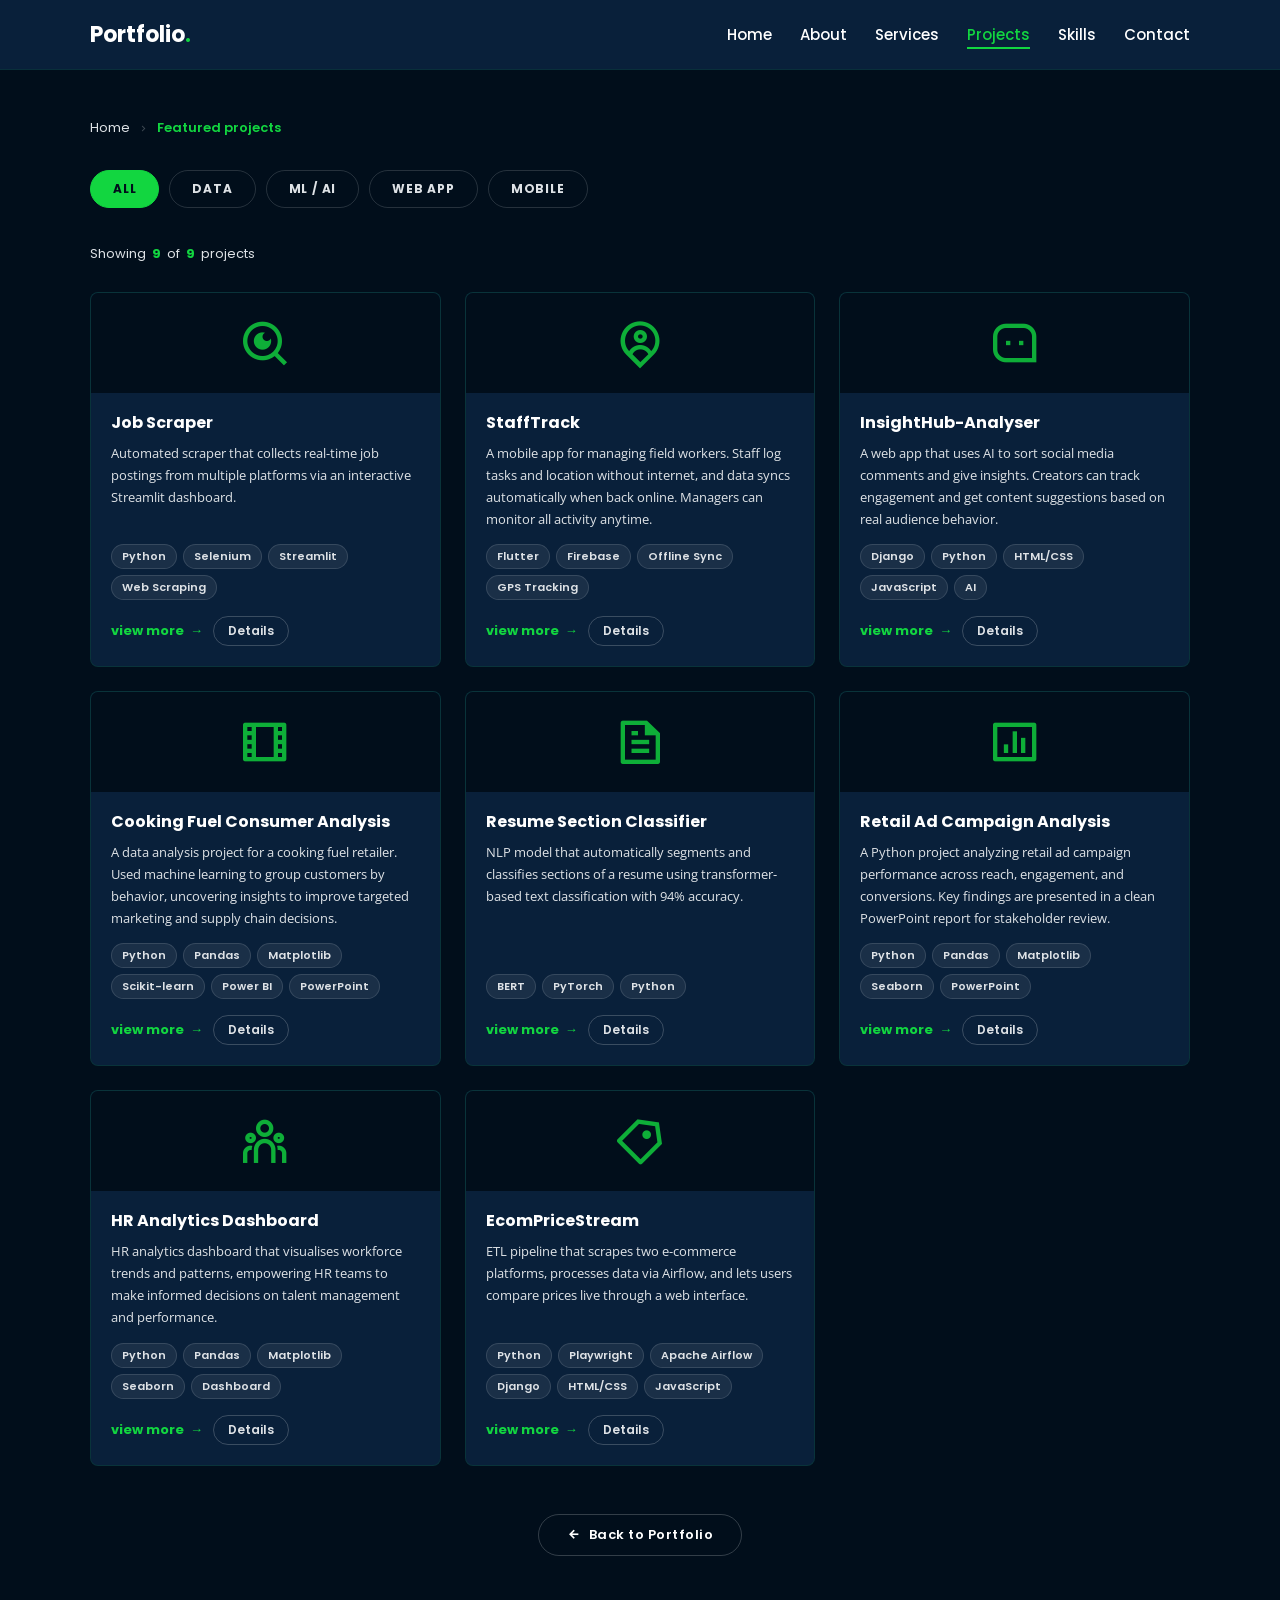
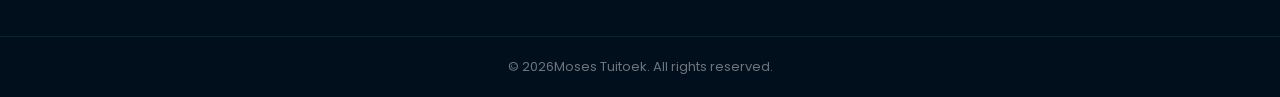
<file: projects/project.html>
<!doctype html>
<html lang="en">
  <head>
    <link rel="icon" type="image/png" href="../favicon.png" />
    <meta charset="utf-8" />
    <meta name="viewport" content="width=device-width, initial-scale=1.0" />
    <title>Projects | Moses Tuitoek</title>

    <link
      href="https://fonts.googleapis.com/css2?family=Open+Sans:ital,wght@0,300;0,400;0,600;0,700;1,400&family=Raleway:wght@300;400;500;600;700&family=Poppins:wght@300;400;500;600;700&display=swap"
      rel="stylesheet"
    />
    <link href="../assets/vendor/remixicon/remixicon.css" rel="stylesheet" />
    <link
      href="../assets/vendor/boxicons/css/boxicons.min.css"
      rel="stylesheet"
    />
    <link
      href="https://unpkg.com/boxicons@2.1.4/css/boxicons.min.css"
      rel="stylesheet"
    />
    <link href="../assets/vendor/icofont/icofont.min.css" rel="stylesheet" />
    <link href="../assets/css/style.css" rel="stylesheet" />
    <link href="project.css" rel="stylesheet" />
  </head>

  <body>
    <!-- ===== MOBILE NAV ===== -->
    <button
      class="mobile-nav-toggle"
      id="mobileNavToggle"
      aria-label="Toggle navigation"
    >
      <i class="icofont-navigation-menu" id="mobileNavIcon"></i>
    </button>

    <nav class="mobile-nav" id="mobileNav">
      <ul>
        <li><a href="../index.html#home">Home</a></li>
        <li><a href="../index.html#about">About</a></li>
        <li><a href="../index.html#services">Services</a></li>
        <li><a href="project.html" class="active-page">Projects</a></li>
        <li><a href="../index.html#skills">Skills</a></li>
        <li><a href="../index.html#contacts">Contact</a></li>
      </ul>
    </nav>
    <div class="mobile-nav-overlay" id="mobileNavOverlay"></div>

    <!-- ===== HEADER / NAVBAR ===== -->
    <header id="header">
      <div class="container">
        <a href="../index.html" class="nav-logo">Portfolio<span>.</span></a>
        <nav class="nav-menu">
          <ul>
            <li><a href="../index.html#home">Home</a></li>
            <li><a href="../index.html#about">About</a></li>
            <li><a href="../index.html#services">Services</a></li>
            <li class="active"><a href="project.html">Projects</a></li>
            <li><a href="../index.html#skills">Skills</a></li>
            <li><a href="../index.html#contacts">Contact</a></li>
          </ul>
        </nav>
      </div>
    </header>

    <!-- ===== PROJECTS PAGE ===== -->
    <div class="projects-page">
      <div class="container">
        <!-- Breadcrumb -->
        <div class="breadcrumb">
          <a href="../index.html">Home</a>
          <i class="ri-arrow-right-s-line"></i>
          <span>Featured projects</span>
        </div>

        <!-- Filter bar -->
        <div class="filter-bar">
          <button class="filter-btn active" data-filter="all">All</button>
          <button class="filter-btn" data-filter="data">Data</button>
          <button class="filter-btn" data-filter="ml">ML / AI</button>
          <button class="filter-btn" data-filter="web">Web App</button>
          <button class="filter-btn" data-filter="mobile">Mobile</button>
        </div>

        <!-- Result count -->
        <div class="projects-stats">
          Showing <strong id="visibleCount">9</strong> of
          <strong>9</strong> projects
        </div>

        <!-- Projects grid -->
        <div class="all-proj-grid" id="projGrid">
          <!-- 1 -->
          <div class="proj-card" data-category="web">
            <div class="proj-visual">
              <i class="proj-icon ri-search-eye-line"></i>
            </div>
            <div class="proj-body">
              <h4>Job Scraper</h4>
              <p>
                Automated scraper that collects real-time job postings from
                multiple platforms via an interactive Streamlit dashboard.
              </p>
              <div class="proj-tags">
                <span>Python</span><span>Selenium</span><span>Streamlit</span
                ><span>Web Scraping</span>
              </div>
              <div class="proj-actions">
                <span class="proj-btn-live">view more &nbsp;→</span>
                <a
                  href="https://github.com/TUITOEKK/Job-Search-Web-Scraping"
                  target="_blank"
                  rel="noopener noreferrer"
                  class="proj-btn-details"
                  >Details</a>
                
              </div>
            </div>
          </div>

          <!-- 2 -->
          <div class="proj-card" data-category="mobile">
            <div class="proj-visual">
              <i class="proj-icon ri-map-pin-user-line"></i>
            </div>
            <div class="proj-body">
              <h4>StaffTrack</h4>
              <p>
                A mobile app for managing field workers. Staff log tasks and
                location without internet, and data syncs automatically when
                back online. Managers can monitor all activity anytime.
              </p>
              <div class="proj-tags">
                <span>Flutter</span><span>Firebase</span
                ><span>Offline Sync</span><span>GPS Tracking</span>
              </div>
              <div class="proj-actions">
                <span class="proj-btn-live">view more &nbsp;→</span>
                <a
                  href="https://github.com/TUITOEKK/StaffTrack"
                  target="_blank"
                  rel="noopener noreferrer"
                  class="proj-btn-details"
                  >Details</a
                >
              </div>
              
            </div>
          </div>

          <!-- 3 -->
          <div class="proj-card" data-category="web">
            <div class="proj-visual">
              <i class="proj-icon ri-message-3-line"></i>
            </div>
            <div class="proj-body">
              <h4>InsightHub-Analyser</h4>
              <p>
                A web app that uses AI to sort social media comments and give
                insights. Creators can track engagement and get content
                suggestions based on real audience behavior.
              </p>
              <div class="proj-tags">
                <span>Django</span><span>Python</span><span>HTML/CSS</span
                ><span>JavaScript</span><span>AI</span>
              </div>
              <div class="proj-actions">
                <span class="proj-btn-live">view more &nbsp;→</span>
                <a
                  href="https://github.com/TUITOEKK/InsightHub-Analyser"
                  target="_blank"
                  rel="noopener noreferrer"
                  class="proj-btn-details"
                  >Details</a
                >
              </div>
            </div>
          </div>

          <!-- 4 -->
          <div class="proj-card" data-category="data">
            <div class="proj-visual">
              <i class="proj-icon ri-film-line"></i>
            </div>
            <div class="proj-body">
              <h4>Cooking Fuel Consumer Analysis</h4>
              <p>
                A data analysis project for a cooking fuel retailer. Used
                machine learning to group customers by behavior, uncovering
                insights to improve targeted marketing and supply chain
                decisions.
              </p>
              <div class="proj-tags">
                <span>Python</span><span>Pandas</span><span>Matplotlib</span
                ><span>Scikit-learn</span><span>Power BI</span
                ><span>PowerPoint</span>
              </div>
              <div class="proj-actions">
                <span class="proj-btn-live">view more &nbsp;→</span>
                <a
                  href="https://github.com/TUITOEKK/Cooking-fuel-Data-Insights"
                  target="_blank"
                  rel="noopener noreferrer"
                  class="proj-btn-details"
                  >Details</a
                >
              </div>
            </div>
          </div>




          <!-- 6 -->
          <div class="proj-card" data-category="ml">
            <div class="proj-visual">
              <i class="proj-icon ri-file-text-line"></i>
            </div>
            <div class="proj-body">
              <h4>Resume Section Classifier</h4>
              <p>
                NLP model that automatically segments and classifies sections of
                a resume using transformer-based text classification with 94%
                accuracy.
              </p>
              <div class="proj-tags">
                <span>BERT</span><span>PyTorch</span><span>Python</span>
              </div>
              <div class="proj-actions">
                <span class="proj-btn-live">view more &nbsp;→</span>
                <a
                  href="https://github.com/TUITOEK/Resumes-Classifier"
                  target="_blank"
                  rel="noopener noreferrer"
                  class="proj-btn-details"
                  >Details</a
                >
              </div>
            </div>
          </div>

          <!-- 7 -->
          <div class="proj-card" data-category="data">
            <div class="proj-visual">
              <i class="proj-icon ri-bar-chart-box-line"></i>
            </div>
            <div class="proj-body">
              <h4>Retail Ad Campaign Analysis</h4>
              <p>
                A Python project analyzing retail ad campaign performance across
                reach, engagement, and conversions. Key findings are presented
                in a clean PowerPoint report for stakeholder review.
              </p>
              <div class="proj-tags">
                <span>Python</span><span>Pandas</span><span>Matplotlib</span
                ><span>Seaborn</span><span>PowerPoint</span>
              </div>
              <div class="proj-actions">
                <span class="proj-btn-live">view more &nbsp;→</span>
                <a
                  href="https://github.com/TUITOEKK/Retail-Ad-campaign-analysis"
                  class="proj-btn-details"
                  >Details</a
                >
              </div>
            </div>
          </div>

          <!-- 8 -->
          <div class="proj-card" data-category="data">
            <div class="proj-visual">
              <i class="proj-icon ri-team-line"></i>
            </div>
            <div class="proj-body">
              <h4>HR Analytics Dashboard</h4>
              <p>
                HR analytics dashboard that visualises workforce trends and
                patterns, empowering HR teams to make informed decisions on
                talent management and performance.
              </p>
              <div class="proj-tags">
                <span>Python</span><span>Pandas</span><span>Matplotlib</span
                ><span>Seaborn</span><span>Dashboard</span>
              </div>
              <div class="proj-actions">
                <span class="proj-btn-live">view more &nbsp;→</span>
                <a
                  href="https://github.com/TUITOEKK/HR-Analytics-Dashboard"
                  target="_blank"
                  rel="noopener noreferrer"
                  class="proj-btn-details"
                  >Details</a
                >
              </div>
            </div>
          </div>

          <!-- 9 -->
          <div class="proj-card" data-category="web">
            <div class="proj-visual">
              <i class="proj-icon ri-price-tag-3-line"></i>
            </div>
            <div class="proj-body">
              <h4>EcomPriceStream</h4>
              <p>
                ETL pipeline that scrapes two e-commerce platforms, processes
                data via Airflow, and lets users compare prices live through a
                web interface.
              </p>
              <div class="proj-tags">
                <span>Python</span><span>Playwright</span
                ><span>Apache Airflow</span><span>Django</span
                ><span>HTML/CSS</span><span>JavaScript</span>
              </div>
              <div class="proj-actions">
                <span class="proj-btn-live">view more &nbsp;→</span>
                <a
                  href="https://github.com/TUITOEKK/EcomPriceStream-"
                  target="_blank"
                  rel="noopener noreferrer"
                  class="proj-btn-details"
                  >Details</a
                >
              </div>
            </div>
          </div>

          <!-- Empty state -->
          <div class="empty-state" id="emptyState">
            <i class="ri-folder-open-line"></i>
            <p>No projects found in this category.</p>
          </div>
        </div>
        <!-- /grid -->

        <!-- Back button -->
        <div class="back-row">
          <a href="../index.html#portfolio" class="btn-back">
            <i class="ri-arrow-left-line"></i> Back to Portfolio
          </a>
        </div>
      </div>
    </div>
      <!-- ===== FOOTER ===== -->
<footer id="footer">
  <p>&copy; <span id="footer-year"></span>Moses Tuitoek. All rights reserved.</p>
</footer>
<!-- ===== END FOOTER ===== -->

    <script src="project.js"></script>
  </body>
</html>
</file>
<file: assets/css/style.css>
*, *::before, *::after { box-sizing: border-box; margin: 0; padding: 0; }

:root {
  --green: #12d640;
  --green-dark: #1c7d32;
  --gold: #9e7f25;
  --navy: #09203a;
  --navy-deep: #010e1b;
  --white: #fff;
  --muted: #dee2e6;
  --yellow: #ffc107;
}

html { scroll-behavior: smooth; }

body {
  font-family: "Open Sans", sans-serif;
  color: var(--white);
  background: var(--navy-deep);
  position: relative;
}

body::before {
  content: "";
  position: fixed;
  background: var(--navy-deep);
  left: 0; right: 0; top: 0;
  height: 100vh;
  z-index: -1;
}

a { color: var(--green); text-decoration: none; }
a:hover { color: var(--green); text-decoration: none; }
h1,h2,h3,h4,h5,h6 { font-family: "Raleway", sans-serif; }
ul { list-style: none; padding: 0; }
img { max-width: 100%; height: auto; display: block; }

.container {
  width: 100%;
  max-width: 1140px;
  margin: 0 auto;
  padding: 0 20px;
}

/* NAVBAR */
#header {
  position: fixed;
  top: 0; left: 0; right: 0;
  height: 70px;
  background: var(--navy);
  z-index: 9997;
  display: flex;
  align-items: center;
  border-bottom: 1px solid rgba(18,214,64,0.08);
}

#header .container {
  display: flex;
  align-items: center;
  justify-content: space-between;
}

.nav-logo {
  font-family: "Poppins", sans-serif;
  font-size: 22px;
  font-weight: 700;
  color: var(--white);
}
.nav-logo span { color: var(--green); }

.nav-menu ul {
  display: flex;
  align-items: center;
  gap: 28px;
  list-style: none;
}

.nav-menu a {
  position: relative;
  color: var(--white);
  font-size: 15px;
  font-family: "Poppins", sans-serif;
  font-weight: 500;
  padding-bottom: 4px;
  transition: color 0.3s;
}

.nav-menu a::after {
  content: "";
  position: absolute;
  bottom: 0; left: 0;
  width: 0; height: 2px;
  background: var(--green);
  transition: width 0.3s ease;
}

.nav-menu a:hover,
.nav-menu .active > a { color: var(--green); }

.nav-menu a:hover::after,
.nav-menu .active > a::after { width: 100%; }

.mobile-nav-toggle {
  display: none;
  position: fixed;
  right: 15px; top: 20px;
  z-index: 9998;
  border: 0; background: none;
  font-size: 24px; cursor: pointer;
  color: var(--white); line-height: 1;
}

.mobile-nav {
  display: none;
  position: fixed;
  top: 70px; left: 0; right: 0;
  z-index: 9999;
  background: rgba(9,32,58,0.98);
  padding: 16px 20px;
  border-bottom: 1px solid rgba(18,214,64,0.12);
}

.mobile-nav.open { display: block; }

.mobile-nav a {
  display: block;
  color: var(--white);
  padding: 10px 0;
  font-weight: 500;
  font-family: "Poppins", sans-serif;
  border-bottom: 1px solid rgba(255,255,255,0.05);
}

.mobile-nav a:hover { color: var(--green); }

.mobile-nav-overlay {
  display: none;
  position: fixed;
  top: 0; left: 0;
  width: 100%; height: 100%;
  background: rgba(0,0,0,0.5);
  z-index: 9996;
}
.mobile-nav-overlay.open { display: block; }

@media (max-width: 992px) { .nav-menu { display: none; } .mobile-nav-toggle { display: block; } }
@media (min-width: 993px) { .mobile-nav-toggle { display: none; } }

/* ================================================
   HERO — Mayada-style layout
   ================================================ */
#home {
  min-height: 100vh;
  padding-top: 70px;
  display: flex;
  align-items: center;
  overflow: hidden;
}

.hero-inner {
  display: flex;
  align-items: center;
  justify-content: space-between;
  gap: 48px;
  padding: 60px 0;
}

/* LEFT */
.hero-left { flex: 1; }

.hero-greeting {
  font-family: "Poppins", sans-serif;
  font-size: clamp(15px, 2vw, 18px);
  font-weight: 400;
  color: var(--muted);
  margin-bottom: 6px;
}

.hero-name {
  font-family: "Poppins", sans-serif;
  font-size: clamp(36px, 5.5vw, 62px);
  font-weight: 700;
  color: var(--white);
  line-height: 1.1;
  margin-bottom: 10px;
}

/* second word in name gets green accent — matches reference */
.hero-name span { color: var(--white); }

.hero-role {
  font-family: "Poppins", sans-serif;
  font-size: clamp(16px, 2.5vw, 22px);
  font-weight: 400;
  color: var(--white);
  margin-bottom: 28px;
  display: flex;
  align-items: center;
  gap: 8px;
  flex-wrap: wrap;
}

.hero-role .typed-label { color: var(--green); font-weight: 600; }

/* social icons — shown BEFORE the CV button, matching reference */
.hero-socials {
  display: flex;
  gap: 10px;
  margin-bottom: 28px;
}

.hero-socials a {
  width: 40px; height: 40px;
  border-radius: 50%;
  border: 1.5px solid rgba(255,255,255,0.25);
  display: flex; align-items: center; justify-content: center;
  color: var(--white); font-size: 18px;
  transition: all 0.3s;
}

.hero-socials a:hover {
  border-color: var(--green);
  color: var(--green);
  background: rgba(18,214,64,0.08);
}

.btn-cv {
  display: inline-flex;
  align-items: center;
  gap: 8px;
  background: transparent;
  color: var(--white);
  font-family: "Poppins", sans-serif;
  font-size: 13px;
  font-weight: 600;
  padding: 10px 28px;
  border-radius: 50px;
  border: 1.5px solid var(--white);
  letter-spacing: 0.5px;
  transition: background 0.3s, border-color 0.3s, color 0.3s, transform 0.2s;
}

.btn-cv:hover {
  background: var(--green);
  border-color: var(--green);
  color: #010e1b;
  transform: translateY(-2px);
}

/* RIGHT — photo + cyan blob */
.hero-right {
  flex-shrink: 0;
  display: flex;
  align-items: center;
  justify-content: center;
}

.hero-photo-wrap {
  position: relative;
  width: 340px;
  height: 340px;
  display: flex;
  align-items: center;
  justify-content: center;
}

@keyframes blobMorph {
  0%   { border-radius: 50% 40% 55% 45% / 45% 55% 40% 50%; }
  50%  { border-radius: 40% 55% 45% 50% / 55% 40% 50% 45%; }
  100% { border-radius: 55% 45% 40% 50% / 40% 50% 55% 45%; }
}

/* The existing arc + photo wrapper — kept completely intact */
.profile-arc-wrapper {
  position: relative;
  width: 310px;
  height: 310px;
  z-index: 1;
}

.profile-arc-wrapper svg.arc-svg {
  position: absolute; top: 0; left: 0;
  width: 100%; height: 100%;
  z-index: 2; pointer-events: none;
}

.profile-arc-wrapper .profile-img {
  position: absolute;
  top: 50%; left: 50%;
  transform: translate(-50%, -50%);
  width: 270px; height: 270px;
  border-radius: 50%;
  object-fit: cover; object-position: top;
  z-index: 1;
  background: var(--navy);
}

/* Responsive hero */
@media (max-width: 900px) {
  .hero-inner {
    flex-direction: column-reverse;
    text-align: center;
    padding: 40px 0;
  }
  .hero-role { justify-content: center; }
  .hero-socials { justify-content: center; }
  .btn-cv { margin: 0 auto; }
  .hero-photo-wrap { width: 260px; height: 260px; }
  .hero-blob { width: 200px; height: 200px; }
  .profile-arc-wrapper { width: 240px; height: 240px; }
  .profile-arc-wrapper .profile-img { width: 210px; height: 210px; }
}

/* SECTION BASE */
section {
  position: relative; width: 100%; display: block;
  scroll-margin-top: 70px;
  padding-top: 20px; padding-bottom: 20px;
}

section .container { padding: 30px 20px; }

.section-title { margin-bottom: 30px; }

.section-title h2 {
  font-size: 14px; font-weight: 500; line-height: 1px;
  margin: 0 0 20px 0; letter-spacing: 2px;
  text-transform: uppercase; color: var(--muted);
  font-family: "Poppins", sans-serif;
}

.section-title h2::after {
  content: ""; width: 120px; height: 1px;
  display: inline-block; background: var(--muted);
  margin: 4px 10px;
}

.section-title p {
  margin: -15px 0 15px 0; font-size: 36px;
  font-weight: 700; text-transform: uppercase;
  font-family: "Poppins", sans-serif; color: var(--white);
}

/* ABOUT */
#about { padding: 60px 0; }

.about-description {
  font-size: 15px;
  line-height: 1.9;
  color: var(--muted);
  margin-bottom: 40px;
  max-width: 820px;
}

.about-description p { margin-bottom: 16px; }

.about-stats {
  display: grid;
  grid-template-columns: repeat(4, 1fr);
  gap: 20px;
  margin-top: 16px;
  
}

@media (max-width: 992px) { .about-stats { grid-template-columns: repeat(2, 1fr); } }
@media (max-width: 480px)  { .about-stats { grid-template-columns: 1fr 1fr; } }

.stat-box {
  background: var(--navy);
  border: 1px solid rgba(18,214,64,0.15);
  padding: 28px 20px;
  text-align: center;
  transition: border-color 0.3s, transform 0.3s;
  border-radius: 8px;
}

.stat-box:hover {
  border-color: var(--green);
  transform: translateY(-4px);
}

.stat-box .stat-number {
  font-family: "Poppins", sans-serif;
  font-size: 28px;
  font-weight: 700;
  color: var(--green);
  line-height: 1;
  margin-bottom: 8px;
}

.stat-box .stat-label {
  font-family: "Poppins", sans-serif;
  font-size: 13px;
  font-weight: 500;
  color: var(--muted);
  text-transform: uppercase;
  letter-spacing: 1px;
}

.about-detail-row {
  display: grid;
  grid-template-columns: 1fr 1fr;
  gap: 0 16px;
  margin-top: 36px;
}

@media (max-width: 576px) { .about-detail-row { grid-template-columns: 1fr; } }

.about-detail-row ul li {
  display: flex; align-items: flex-start;
  gap: 6px; padding-bottom: 10px;
}

.about-detail-row ul i { color: var(--green-dark); font-size: 18px; flex-shrink: 0; margin-top: 2px; }

/* INTERESTS */
/* INTERESTS */
.interests { padding: 10px 0 60px; }

.interests .section-title {
  display: flex;
  justify-content: center;
}

.interests .section-title h2 {
  font-size: 11px;
  letter-spacing: 4px;
  text-align: center;
}

.interests .section-title h2::before {
  content: "— ";
}

.interests .section-title h2::after {
  content: " —";
  display: inline;
  background: none;
  width: auto;
  height: auto;
  margin: 0;
}

.interests-grid {
  display: grid;
  grid-template-columns: repeat(4, 1fr);
  gap: 12px;
}

@media (max-width: 992px) { .interests-grid { grid-template-columns: repeat(2, 1fr); } }
@media (max-width: 576px)  { .interests-grid { grid-template-columns: 1fr 1fr; } }

.icon-box {
  display: flex; align-items: center;
  padding: 20px; background: var(--navy);
  transition: background 0.3s ease; height: 100%;
  border-radius: 8px;
}

.icon-box i { font-size: 32px; padding-right: 10px; line-height: 1; flex-shrink: 0; }
.icon-box h3 { font-weight: 700; margin: 0; line-height: 1.3; font-size: 16px; color: var(--white); }
.icon-box:hover { background: rgba(4,43,86,0.92); }


/* SERVICES */
#services { padding: 60px 0; }

.services-grid {
  display: grid;
  grid-template-columns: repeat(3, 1fr);
  gap: 24px;
  align-items: start;
}

@media (max-width: 900px) { .services-grid { grid-template-columns: 1fr; } }

.service-card {
  background: var(--navy);
  border: 1px solid rgba(18,214,64,0.1);
  overflow: hidden;
  display: flex;
  flex-direction: column;
  transition: border-color 0.3s, transform 0.3s, box-shadow 0.3s;
  border-radius: 8px;
  position: relative;
}

.service-card:hover {
  border-color: rgba(18,214,64,0.4);
  transform: translateY(-4px);
}

.service-card.expanded {
  border-color: rgba(18,214,64,0.55);
  transform: translateY(-6px);
  box-shadow: 0 12px 36px rgba(18,214,64,0.09);
  z-index: 10;
}

.service-visual {
  background: var(--navy-deep);
  height: 160px;
  display: flex;
  align-items: center;
  justify-content: center;
  position: relative;
  flex-shrink: 0;
}

.service-visual img.service-img {
  width: 100%; height: 160px;
  object-fit: cover; display: block;
}

.service-visual .service-icon {
  font-size: 52px;
  color: var(--green);
  opacity: 0.8;
}

.service-category {
  position: absolute;
  top: 12px; left: 12px;
  background: rgb(255, 0, 0); /* or just: #12D640 */
  border: 1px solid rgba(18, 214, 64, 1); /* or: #12D640 */
  color: var(--green);
  font-family: "Poppins", sans-serif;
  font-size: 10px; font-weight: 700;
  letter-spacing: 1.5px; text-transform: uppercase;
  padding: 4px 10px; border-radius: 20px;
}

.service-body {
  padding: 20px;
  display: flex; flex-direction: column; flex: 1;
}

.service-body h4 {
  font-family: "Poppins", sans-serif;
  font-size: 16px; font-weight: 700;
  color: var(--white);
  margin-bottom: 8px; line-height: 1.3;
}

.service-desc-wrap {
  flex-shrink: 0;
}

.service-body p {
  font-size: 13px;
  color: var(--muted);
  line-height: 1.7;
  margin-bottom: 0;
  display: -webkit-box;
  -webkit-line-clamp: 3;
  -webkit-box-orient: vertical;
  overflow: hidden;
  transition: all 0.35s ease;
}

.service-body p.expanded {
  display: block;
  overflow: visible;
  -webkit-line-clamp: unset;
  -webkit-box-orient: unset;
}

.service-read-btn {
  background: none;
  border: none;
  padding: 0;
  margin-top: 4px;
  font-size: 13px;
  font-family: "Poppins", sans-serif;
  font-weight: 600;
  color: var(--green);
  cursor: pointer;
  display: inline-block;
  line-height: 1.7;
  transition: opacity 0.2s;
  flex-shrink: 0;
}

.service-read-btn:hover { opacity: 0.7; }
.service-read-btn.hidden { display: none; }
/* PORTFOLIO */
.portfolio { padding: 60px 0; }

.proj-grid {
  display: grid;
  grid-template-columns: repeat(3, 1fr);
  gap: 24px;
  margin-bottom: 32px;
}

@media (max-width: 900px) { .proj-grid { grid-template-columns: 1fr; } }

.proj-card {
  display: flex;
  flex-direction: column;
  background: var(--navy);
  border: 1px solid rgba(18,214,64,0.1);
  overflow: hidden;
  transition: border-color 0.3s, transform 0.3s;
  border-radius: 8px;
}

.proj-card:hover {
  border-color: rgba(18,214,64,0.4);
  transform: translateY(-4px);
}

.proj-visual {
  background: var(--navy-deep);
  height: 100px;
  display: flex;
  align-items: center;
  justify-content: center;
  position: relative;
  flex-shrink: 0;
}

.proj-visual .proj-icon {
  font-size: 52px;
  color: var(--green);
  opacity: 0.8;
}

.proj-category {
  position: absolute;
  top: 12px; left: 12px;
  background: rgba(18,214,64,0.15);
  border: 1px solid rgba(18,214,64,0.3);
  color: var(--green);
  font-family: "Poppins", sans-serif;
  font-size: 10px;
  font-weight: 700;
  letter-spacing: 1.5px;
  text-transform: uppercase;
  padding: 4px 10px;
  border-radius: 20px;
}

.proj-body {
  padding: 20px;
  display: flex;
  flex-direction: column;
  flex: 1;
}

.proj-body h4 {
  font-family: "Poppins", sans-serif;
  font-size: 16px;
  font-weight: 700;
  color: var(--white);
  margin-bottom: 8px;
  line-height: 1.3;
}

.proj-body p {
  font-size: 13px;
  color: var(--muted);
  line-height: 1.7;
  margin-bottom: 14px;
  flex: 1;
}

.proj-tags {
  display: flex;
  flex-wrap: wrap;
  gap: 6px;
  margin-bottom: 16px;
}

.proj-tags span {
  font-size: 11px;
  font-family: "Poppins", sans-serif;
  font-weight: 600;
  background: rgba(255,255,255,0.07);
  color: var(--muted);
  border: 1px solid rgba(255,255,255,0.12);
  padding: 3px 10px;
  border-radius: 20px;
}

.proj-actions {
  display: flex;
  align-items: center;
  gap: 10px;
}

.proj-btn-live {
  font-family: "Poppins", sans-serif;
  font-size: 13px;
  font-weight: 700;
  color: var(--green);
  display: flex;
  align-items: center;
  gap: 4px;
  transition: gap 0.2s;
}

.proj-btn-live:hover { gap: 8px; color: var(--green); }

.proj-btn-details {
  font-family: "Poppins", sans-serif;
  font-size: 12px;
  font-weight: 600;
  color: var(--muted);
  border: 1px solid rgba(255,255,255,0.2);
  padding: 5px 14px;
  border-radius: 20px;
  transition: border-color 0.3s, color 0.3s;
}

.proj-btn-details:hover {
  border-color: var(--green);
  color: var(--green);
}

.proj-viewall-row {
  display: flex;
  justify-content: flex-end;
  margin-top: 8px;
}

.btn-viewall {
  display: inline-flex;
  align-items: center;
  gap: 8px;
  background: var(--green);
  color: #010e1b;
  font-family: "Poppins", sans-serif;
  font-size: 14px;
  font-weight: 700;
  padding: 12px 28px;
  border-radius: 50px;
  transition: background 0.3s, transform 0.2s;
}

.btn-viewall:hover {
  background: var(--green-dark);
  color: var(--white);
  transform: translateY(-2px);
}

/* SKILLS */
.skills-section { padding: 60px 0; }

.skills-container {
  background: var(--navy);
  border: 1px solid rgba(18,214,64,0.12);
  padding: 28px 24px;
  margin-bottom: 24px;
  border-radius: 8px;
}

.skills-container h4 {
  font-family: "Poppins", sans-serif;
  font-size: 13px;
  font-weight: 700;
  color: var(--green);
  text-transform: uppercase;
  letter-spacing: 2px;
  margin-bottom: 20px;
  display: flex;
  align-items: center;
  gap: 10px;
}

.skills-container h4::after {
  content: "";
  flex: 1;
  height: 1px;
  background: rgba(18,214,64,0.2);
}

.skills-tags {
  display: flex;
  flex-wrap: wrap;
  gap: 10px;
}

.skill-tag {
  display: inline-flex;
  align-items: center;
  gap: 7px;
  font-family: "Poppins", sans-serif;
  font-size: 13px;
  font-weight: 600;
  color: var(--muted);
  background: rgba(255,255,255,0.05);
  border: 1px solid rgba(255,255,255,0.12);
  padding: 8px 16px;
  border-radius: 6px;
  transition: all 0.25s ease;
  cursor: default;
}

.skill-tag i {
  font-size: 17px;
  color: var(--green);
  flex-shrink: 0;
}

.skill-tag:hover {
  border-color: var(--green);
  color: var(--green);
  background: rgba(18,214,64,0.06);
}

/* LINKS */
.links-section { padding: 60px 0; }

.links-grid { display: grid; grid-template-columns: repeat(auto-fit, minmax(200px, 1fr)); gap: 20px; }

.links-box { background: var(--navy); padding: 30px 20px; text-align: center; margin-bottom: 20px; }
.links-box .icon { width: 64px; height: 64px; background: var(--green-dark); border-radius: 5px; display: flex; align-items: center; justify-content: center; margin: 0 auto 16px; }
.links-box .icon i { font-size: 28px; color: var(--white); }
.links-box h4 a { color: var(--white); font-size: 18px; font-weight: 700; }
.links-box p { color: var(--white); font-size: 14px; margin-top: 8px; }
.links-box:hover { background: #042e5f; }
.links-box:hover .icon { background: var(--white); }
.links-box:hover .icon i { color: var(--green-dark); }

/* CONTACT */
.contact { padding: 80px 0; }

.contact-two-col {
  display: grid;
  grid-template-columns: 1fr 1fr;
  gap: 60px;
  align-items: center;
}

@media (max-width: 768px) {
  .contact-two-col { grid-template-columns: 1fr; gap: 40px; }
}

.contact-heading {
  font-family: "Poppins", sans-serif;
  font-size: clamp(28px, 4vw, 42px);
  font-weight: 700;
  color: var(--white);
  margin-bottom: 16px;
  line-height: 1.2;
}

.contact-desc {
  font-size: 15px;
  color: var(--muted);
  line-height: 1.8;
  margin-bottom: 32px;
}

.contact-info-list { display: flex; flex-direction: column; gap: 16px; margin-bottom: 32px; }

.contact-info-item {
  display: flex; align-items: center; gap: 12px;
  font-size: 15px; color: var(--muted);
}

.contact-info-item i { font-size: 20px; color: var(--green); flex-shrink: 0; }

.contact-socials { display: flex; gap: 12px; }

.contact-socials a {
  width: 42px; height: 42px; border-radius: 50%;
  border: 1.5px solid rgba(255,255,255,0.2);
  display: flex; align-items: center; justify-content: center;
  color: var(--white); font-size: 20px; transition: all 0.3s;
}

.contact-socials a:hover { border-color: var(--green); color: var(--green); background: rgba(18,214,64,0.08); }

.contact-form-box {
  background: var(--navy);
  padding: 24px 22px;
  border: 1px solid rgba(18,214,64,0.1);
  border-radius: 8px;
}

.form-group { margin-bottom: 14px; }

.form-group label {
  display: block;
  font-family: "Poppins", sans-serif;
  font-size: 12px; font-weight: 600;
  color: var(--muted); margin-bottom: 5px; letter-spacing: 0.5px;
}

.form-group input,
.form-group textarea {
  width: 100%;
  background: rgba(255,255,255,0.05);
  border: 1px solid rgba(255,255,255,0.12);
  color: var(--white);
  font-family: "Open Sans", sans-serif;
  font-size: 13px; padding: 9px 12px;
  outline: none; transition: border-color 0.3s; resize: none;
    border-radius: 8px;
}

.form-group input::placeholder,
.form-group textarea::placeholder { color: rgba(255,255,255,0.3); }

.form-group input:focus,
.form-group textarea:focus { border-color: var(--green); }

.btn-send {
  width: 90%; background: var(--green);
  color: #010e1b;
  font-family: "Poppins", sans-serif; 
  font-size: 14px;
  font-weight: 700;
  padding: 11px; border: none; 
  cursor: pointer; 
  letter-spacing: 0.5px;
  transition: background 0.3s, transform 0.2s;
  display: flex;
  align-items: center;
  justify-content: center; 
  gap: 8px;
  border-radius: 8px;
  margin: 0 auto;
}

.btn-send:hover { background: var(--green-dark); color: var(--white); transform: translateY(-2px); }

/* typed cursor */
.typed-cursor { opacity: 1; animation: blink 0.7s infinite; color: var(--green); }
@keyframes blink { 50% { opacity: 0; } }

/* ===== FOOTER ===== */
#footer {
  background: #010e1b;
  border-top: 1px solid rgba(18, 214, 64, 0.15);
  text-align: center;
  padding: 20px;
}

#footer p {
  font-family: 'Poppins', sans-serif;
  font-size: 13px;
  color: #6c757d;
  margin: 0;
}
/* ===== END FOOTER ===== */
</file>
<file: projects/project.css>
/* ── Page wrapper ── */
.projects-page {
  min-height: 100vh;
  padding-top: 70px;
}

.projects-page .container {
  padding: 48px 20px 80px;
}

/* ── Breadcrumb ── */
.breadcrumb {
  display: flex;
  align-items: center;
  gap: 8px;
  margin-bottom: 32px;
  font-family: "Poppins", sans-serif;
  font-size: 13px;
  color: var(--muted);
}

.breadcrumb a {
  color: var(--muted);
  transition: color 0.2s;
}

.breadcrumb a:hover { color: var(--green); }

.breadcrumb i {
  font-size: 11px;
  color: rgba(255,255,255,0.25);
}

.breadcrumb span {
  color: var(--green);
  font-weight: 600;
}

/* ── Page heading ── */
.projects-heading {
  margin-bottom: 36px;
}

.projects-heading h1 {
  font-family: "Poppins", sans-serif;
  font-size: clamp(28px, 4vw, 42px);
  font-weight: 700;
  color: var(--white);
  line-height: 1.15;
  margin-bottom: 8px;
}

.projects-heading h1 span { color: var(--green); }

.projects-heading p {
  font-size: 14px;
  color: var(--muted);
  font-family: "Open Sans", sans-serif;
  line-height: 1.7;
  max-width: 560px;
}

/* ── Filter bar ── */
.filter-bar {
  display: flex;
  align-items: center;
  gap: 10px;
  flex-wrap: wrap;
  margin-bottom: 36px;
}

.filter-btn {
  font-family: "Poppins", sans-serif;
  font-size: 12px;
  font-weight: 700;
  letter-spacing: 0.8px;
  text-transform: uppercase;
  padding: 9px 22px;
  border-radius: 50px;
  border: 1.5px solid rgba(255,255,255,0.15);
  background: transparent;
  color: var(--muted);
  cursor: pointer;
  transition: all 0.25s ease;
}

.filter-btn:hover {
  border-color: var(--green);
  color: var(--green);
  background: rgba(18,214,64,0.06);
}

.filter-btn.active {
  background: var(--green);
  border-color: var(--green);
  color: #010e1b;
}

/* count badge inside button */
.filter-btn .count {
  display: inline-flex;
  align-items: center;
  justify-content: center;
  width: 18px;
  height: 18px;
  background: rgba(0,0,0,0.18);
  border-radius: 50%;
  font-size: 10px;
  margin-left: 6px;
  font-weight: 700;
}

@media (max-width: 576px) {
  .filter-btn {
    font-size: 10px;
    padding: 7px 12px;
    letter-spacing: 0.3px;
  }

  .filter-btn .count {
    width: 15px;
    height: 15px;
    font-size: 9px;
    margin-left: 4px;
  }
}

@media (max-width: 360px) {
  .filter-btn {
    font-size: 9px;
    padding: 6px 9px;
  }
}

.filter-btn.active .count {
  background: rgba(0,0,0,0.2);
  color: #010e1b;
}

/* ── Stats row ── */
.projects-stats {
  display: flex;
  align-items: center;
  gap: 6px;
  margin-bottom: 28px;
  font-family: "Poppins", sans-serif;
  font-size: 13px;
  color: var(--muted);
}

.projects-stats strong {
  color: var(--green);
  font-weight: 700;
}

/* ── Grid ── */
.all-proj-grid {
  display: grid;
  grid-template-columns: repeat(3, 1fr);
  gap: 24px;
}

@media (max-width: 900px) {
  .all-proj-grid { grid-template-columns: repeat(2, 1fr); }
}

@media (max-width: 576px) {
  .all-proj-grid { grid-template-columns: 1fr; }
}

/* hide filtered-out cards */
.proj-card.hidden {
  display: none;
}

/* fade-in animation when cards appear */
.proj-card {
  animation: fadeUp 0.35s ease both;
}

@keyframes fadeUp {
  from { opacity: 0; transform: translateY(16px); }
  to   { opacity: 1; transform: translateY(0); }
}

/* category badge on card */
.proj-category {
  position: absolute;
  top: 12px;
  left: 12px;
  background: rgba(18,214,64,0.15);
  border: 1px solid rgba(18,214,64,0.3);
  color: var(--green);
  font-family: "Poppins", sans-serif;
  font-size: 10px;
  font-weight: 700;
  letter-spacing: 1.5px;
  text-transform: uppercase;
  padding: 4px 10px;
  border-radius: 20px;
}

/* empty state */
.empty-state {
  grid-column: 1 / -1;
  text-align: center;
  padding: 60px 20px;
  color: var(--muted);
  font-family: "Poppins", sans-serif;
  display: none;
}

.empty-state i {
  font-size: 48px;
  color: rgba(18,214,64,0.3);
  margin-bottom: 16px;
  display: block;
}

.empty-state p {
  font-size: 15px;
  color: var(--muted);
}

/* ── Back button ── */
.back-row {
  margin-top: 48px;
  display: flex;
  justify-content: center;
}

.btn-back {
  display: inline-flex;
  align-items: center;
  gap: 8px;
  background: transparent;
  color: var(--white);
  font-family: "Poppins", sans-serif;
  font-size: 13px;
  font-weight: 600;
  padding: 10px 28px;
  border-radius: 50px;
  border: 1.5px solid rgba(255,255,255,0.2);
  letter-spacing: 0.5px;
  transition: all 0.3s;
}

.btn-back:hover {
  border-color: var(--green);
  color: var(--green);
  background: rgba(18,214,64,0.06);
}

/* divider line under section title */
.projects-page .section-title { margin-bottom: 0; }
/* ===== FOOTER ===== */
#footer {
  background: #010e1b;
  border-top: 1px solid rgba(18, 214, 64, 0.15);
  text-align: center;
  padding: 20px;
}

#footer p {
  font-family: 'Poppins', sans-serif;
  font-size: 13px;
  color: #6c757d;
  margin: 0;
}
/* ===== END FOOTER ===== */
</file>
